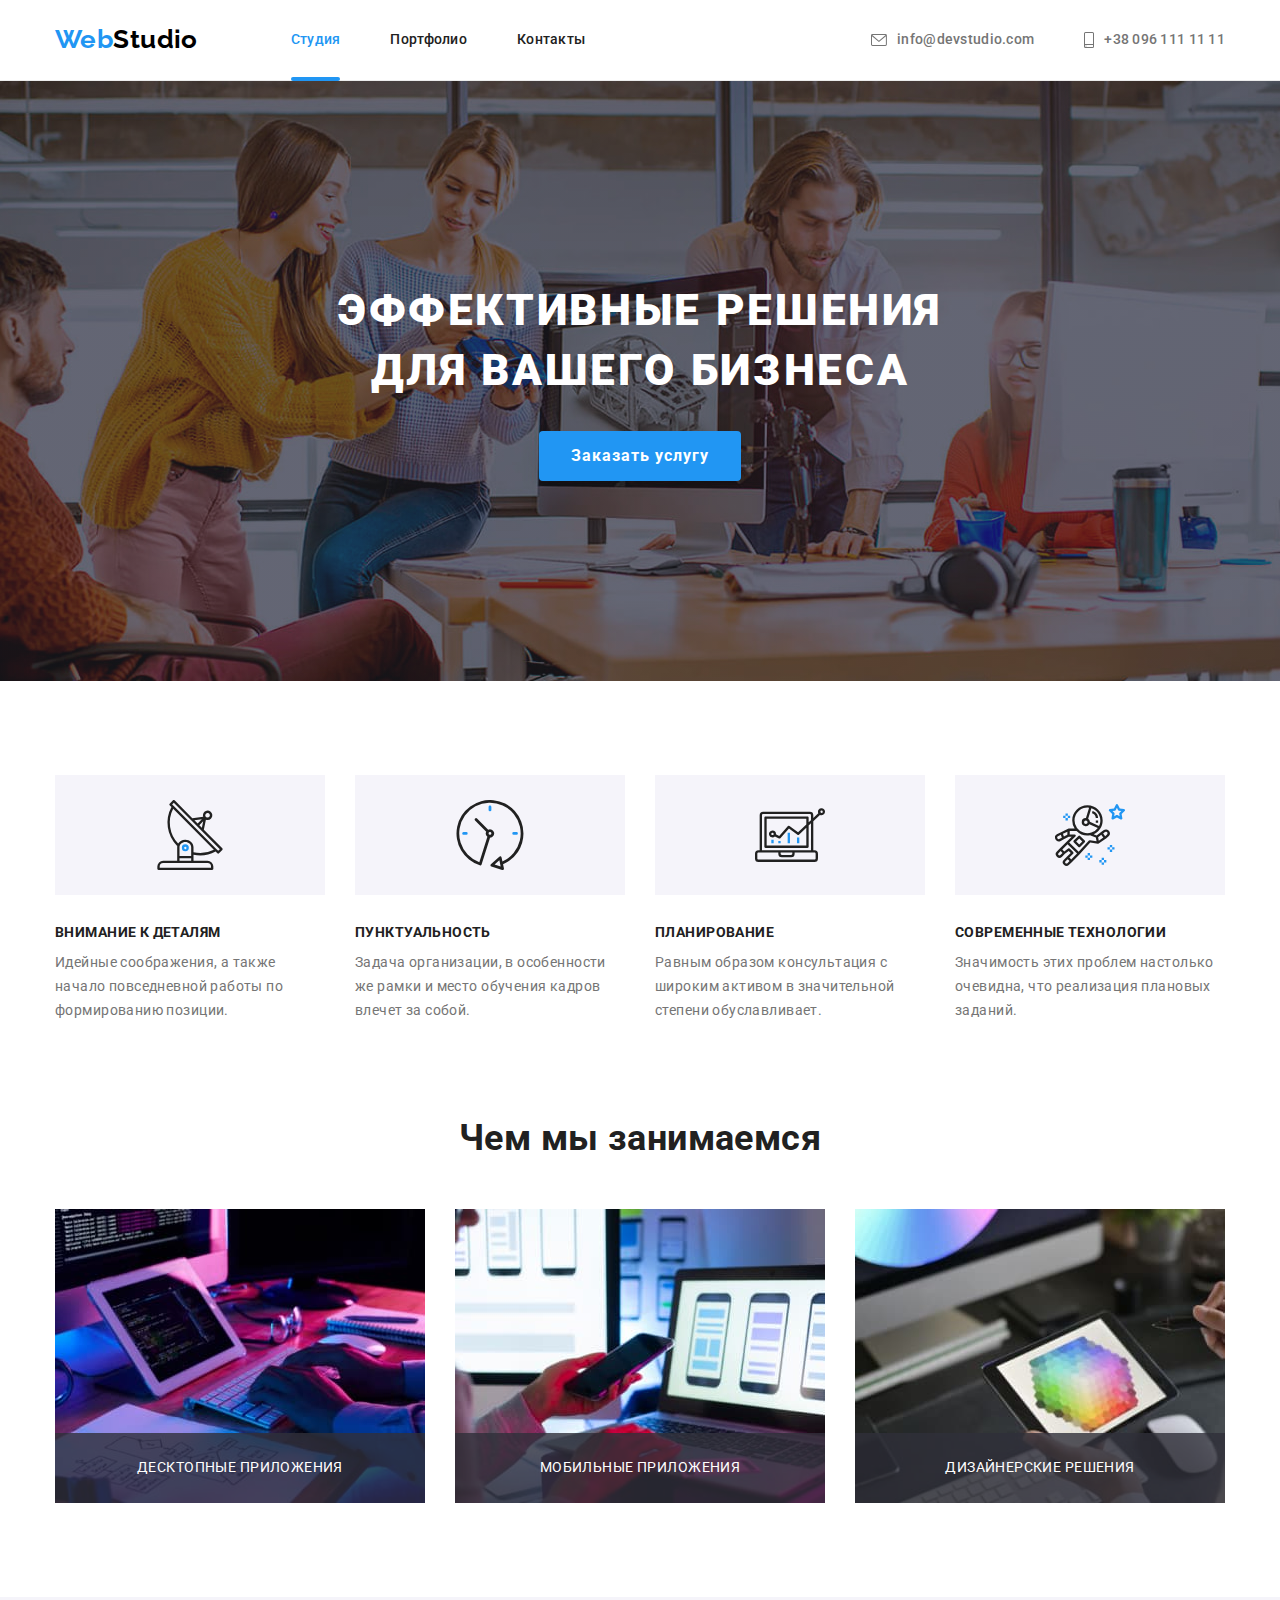
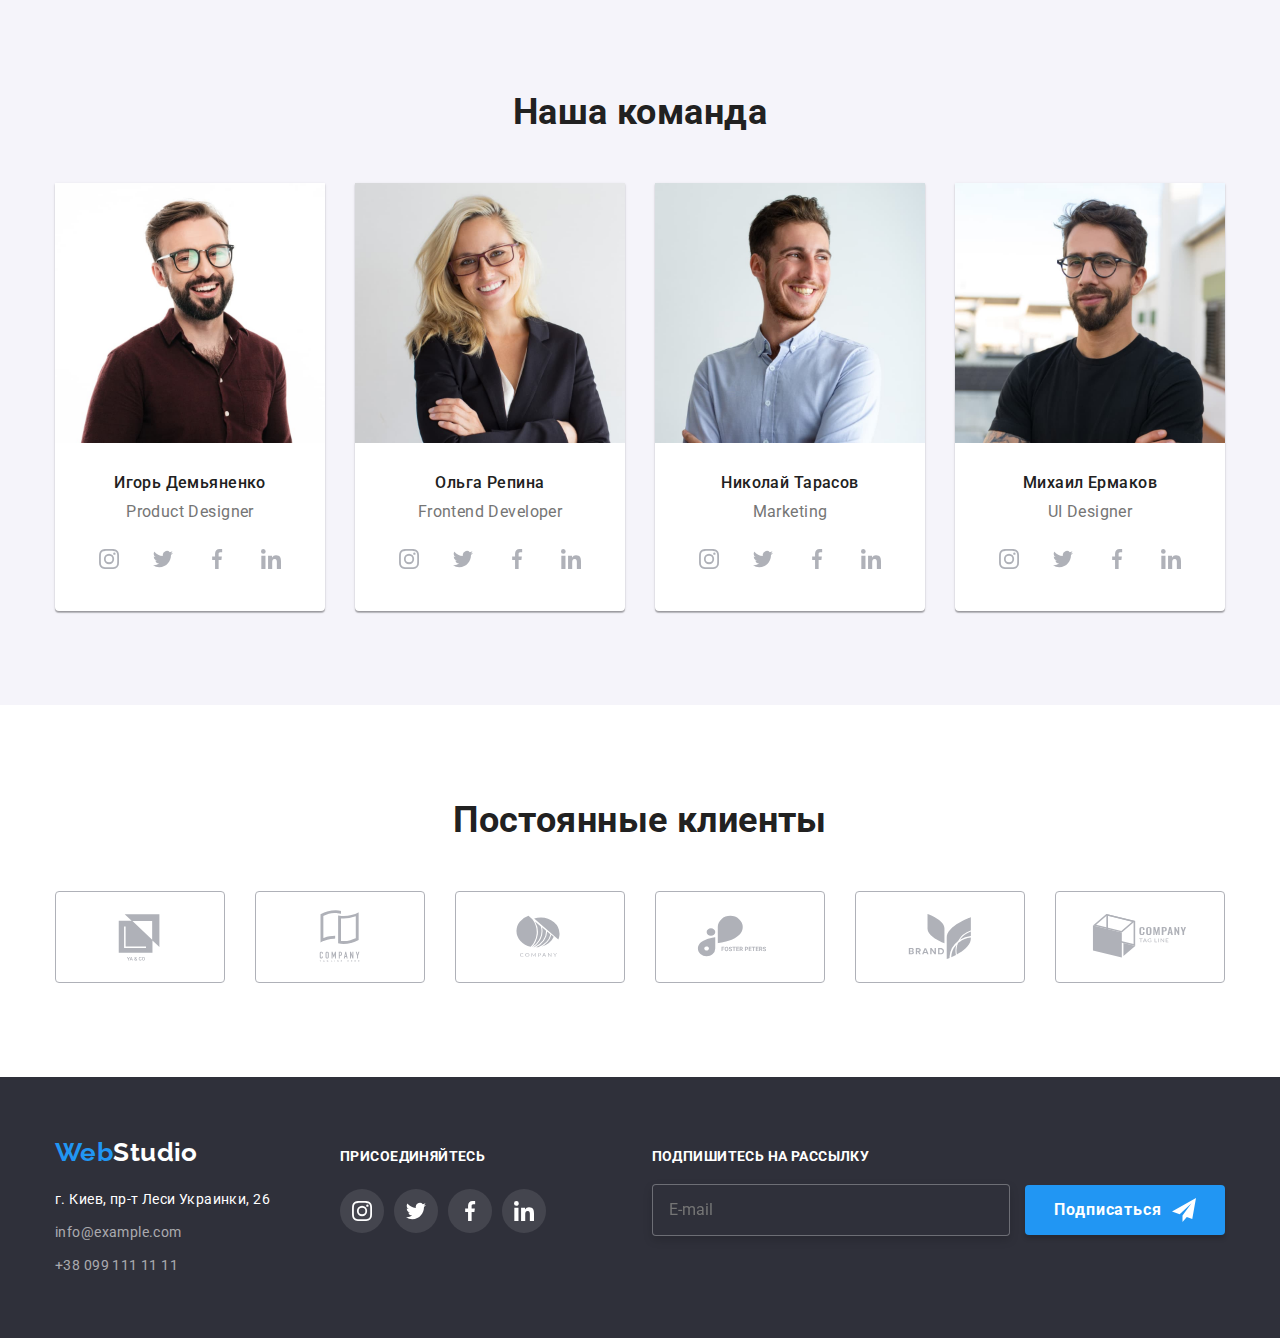
<file: index.html>
<!DOCTYPE html>
<html lang="ru">
<head>
    <meta charset="UTF-8">
    <meta http-equiv="X-UA-Compatible" content="IE=edge">
    <meta name="viewport" content="width=device-width, initial-scale=1.0">
    <title>Студия</title>
    <link rel="preconnect" href="https://fonts.googleapis.com">
    <link rel="preconnect" href="https://fonts.gstatic.com" crossorigin>
    <link href="https://fonts.googleapis.com/css2?family=Raleway:wght@700&family=Roboto:wght@400;500;700;900&display=swap"
        rel="stylesheet">
    <link rel="stylesheet" href="https://cdnjs.cloudflare.com/ajax/libs/modern-normalize/1.1.0/modern-normalize.min.css">
    <link rel="stylesheet" href="./css/main.min.css">
</head>

<body>
    
    <!-- styles in _page-header.scss -->
    <header class="header__decor">
        <!-- Section with main navigation bar -->
        <div class="header">
            
            <nav class="navigation-section">
                
                <a href="" lang="en" class="logo logo__link--header">
                    <span class="logo__start">Web</span><span class="logo__end--dark">Studio</span>
                </a>
                    
                <ul class="nav">
                    <li class="nav__item"><a href="" class="nav__link--active">Студия</a></li>
                    <li class="nav__item"><a href="./portfolio.html" class="nav__link">Портфолио</a></li>
                    <li class="nav__item"><a href="" class="nav__link">Контакты</a></li>
                </ul>
            </nav>

            <!-- Section with contacts -->
            <div class="contacts-section">
                <ul class="nav">
                    <li class="nav__item--contacts">
                        <a href="mailto:info@devstudio.com" lang="en" class="nav__link--contacts">
                            <svg class="nav__icon--mail">
                                <use href="./images/sprite.svg#envelope"></use>
                            </svg>
                            info@devstudio.com</a>
                    </li>
                    <li class="nav__item--contacts">
                        <a href="tel:+380961111111" class="nav__link--contacts">
                            <svg class="nav__icon--phone">
                                <use href="./images/sprite.svg#smartphone"></use>
                            </svg>
                            +38 096 111 11 11</a>
                    </li>
                </ul>
            </div>
        </div>
    </header>
    
    <main>
        
        <!-- styles in _hero-section.scss -->
        <section class="hero">
            <div class="container">
                <h1 class="hero__title">Эффективные решения для вашего бизнеса</h1>
                <button type="button" class="hero__button" data-modal-open>Заказать услугу</button>
            </div>
        </section>
    
        <!-- styles in _our-advantages.scss -->
        <section class="section">
        
            <div class="container">
                
                <h2 hidden>Наши преимущества</h2>
                    
                <ul class="advantages">
                        
                        <li class="advantages__item advantages__icon--antenna">
                            <h3 class="advantages__subtitle">Внимание к деталям</h3>
                            <p>Идейные соображения, а также начало повседневной работы по формированию позиции.</p>
                        </li>
                        
                        <li class="advantages__item advantages__icon--clock">
                            <h3 class="advantages__subtitle">Пунктуальность</h3>
                            <p>Задача организации, в особенности же рамки и место обучения кадров влечет за собой.</p>
                        </li>
                        
                        <li class="advantages__item advantages__icon--diagram">
                            <h3 class="advantages__subtitle">Планирование</h3>
                            <p>Равным образом консультация с широким активом в значительной степени обуславливает.</p>
                        </li>
                        
                        <li class="advantages__item advantages__icon--astronaut">
                            <h3 class="advantages__subtitle">Современные технологии</h3>
                            <p>Значимость этих проблем настолько очевидна, что реализация плановых заданий.</p>
                        </li>
                    </ul>

            </div>
        </section>

        <!-- styles in _our-services.scss -->
        <section class="section services">
            <div class="container">
                <h2 class="section__title">Чем мы занимаемся</h2>
                        <ul class="application">
                            <li class="application__item"><img src="./images/box1_opt.jpg" alt="Десктопные приложения" width="370">
                            <p class="application__description">Десктопные приложения</p>
                            </li>
                            <li class="application__item"><img src="./images/box2_opt.jpg" alt="Мобильные приложения" width="370">
                            <p class="application__description">Мобильные приложения</p>
                            </li>
                            <li class="application__item"><img src="./images/box3_opt.jpg" alt="Дизайнерские решения" width="370">
                            <p class="application__description">Дизайнерские решения</p>
                            </li>
                        </ul>
            </div>
        </section>
    
        <!-- styles in _our-services.scss -->
        <section class="teamsection">
            <div class="container">
                <h2 class="section__title">Наша команда</h2>
                    <ul class="team">    
                        
                            <li class="team__item">
                                
                                    <img src="./images/team_card_1_opt.jpg" alt="Игорь Демьяненко" width="270">
                                    
                                    <div class="card">
                                        <h3 class="card__name">Игорь Демьяненко</h3>
                                        <p lang="en" class="card__profession">Product Designer</p>
                                        <ul class="nets">
                                            <li class="nets__item">
                                                <a href="#" class="links-box nets__link">
                                                    <svg class="icon nets__icon">
                                                        <use href="./images/sprite.svg#instagram"></use>
                                                    </svg>
                                                </a>
                                            </li>
                                            <li class="nets__item">
                                                <a href="#" class="links-box nets__link">
                                                    <svg class="icon nets__icon">
                                                        <use href="./images/sprite.svg#twitter"></use>
                                                    </svg>
                                                </a>
                                            </li>
                                            <li class="nets__item">
                                                <a href="#" class="links-box nets__link">
                                                    <svg class="icon nets__icon">
                                                        <use href="./images/sprite.svg#facebook"></use>
                                                    </svg>
                                                </a>
                                            </li>
                                            <li class="nets__item">
                                                <a href="#" class="links-box nets__link">
                                                    <svg class="icon nets__icon">
                                                        <use href="./images/sprite.svg#linkedin"></use>
                                                    </svg>
                                                </a>
                                            </li>
                                        </ul>
                                    </div>
                                
                            </li>
                        
                            <li class="team__item">  
                                
                                    <img src="./images/team_card_2_opt.jpg" alt="Ольга Репина" width="270">
                                    
                                    <div class="card">
                                        <h3 class="card__name">Ольга Репина</h3>
                                        <p lang="en" class="card__profession">Frontend Developer</p>
                                        <ul class="nets">
                                            <li class="nets__item">
                                                <a href="#" class="links-box nets__link">
                                                    <svg class="icon nets__icon">
                                                        <use href="./images/sprite.svg#instagram"></use>
                                                    </svg>
                                                </a>
                                            </li>
                                            <li class="nets__item">
                                                <a href="#" class="links-box nets__link">
                                                    <svg class="icon nets__icon">
                                                        <use href="./images/sprite.svg#twitter"></use>
                                                    </svg>
                                                </a>
                                            </li>
                                            <li class="nets__item">
                                                <a href="#" class="links-box nets__link">
                                                    <svg class="icon nets__icon">
                                                        <use href="./images/sprite.svg#facebook"></use>
                                                    </svg>
                                                </a>
                                            </li>
                                            <li class="nets__item">
                                                <a href="#" class="links-box nets__link">
                                                    <svg class="icon nets__icon">
                                                        <use href="./images/sprite.svg#linkedin"></use>
                                                    </svg>
                                                </a>
                                            </li>
                                        </ul>
                                    </div>
                                
                            </li>
                        
                            <li class="team__item">  
                                
                                    <img src="./images/team_card_3_opt.jpg" alt="Николай Тарасов" width="270">
                                    
                                    <div class="card">
                                        <h3 class="card__name">Николай Тарасов</h3>
                                        <p lang="en" class="card__profession">Marketing</p>
                                        <ul class="nets">
                                            <li class="nets__item">
                                                <a href="#" class="nets__link">
                                                    <svg class="nets__icon">
                                                        <use href="./images/sprite.svg#instagram"></use>
                                                    </svg>
                                                </a>
                                            </li>
                                            <li class="nets__item">
                                                <a href="#" class="nets__link">
                                                    <svg class="nets__icon">
                                                        <use href="./images/sprite.svg#twitter"></use>
                                                    </svg>
                                                </a>
                                            </li>
                                            <li class="nets__item">
                                                <a href="#" class="nets__link">
                                                    <svg class="nets__icon">
                                                        <use href="./images/sprite.svg#facebook"></use>
                                                    </svg>
                                                </a>
                                            </li>
                                            <li class="nets__item">
                                                <a href="#" class="nets__link">
                                                    <svg class="nets__icon">
                                                        <use href="./images/sprite.svg#linkedin"></use>
                                                    </svg>
                                                </a>
                                            </li>
                                        </ul>
                                    </div>
                                
                            </li>
                        
                            <li class="team__item">
                                
                                    <img src="./images/team_card_4_opt.jpg" alt="Михаил Ермаков" width="270">
                                    
                                    <div class="card">
                                        <h3 class="card__name">Михаил Ермаков</h3>
                                        <p lang="en" class="card__profession">UI Designer</p>
                                        <ul class="nets">
                                            <li class="nets__item">
                                                <a href="#" class="nets__link">
                                                    <svg class="nets__icon">
                                                        <use href="./images/sprite.svg#instagram"></use>
                                                    </svg>
                                                </a>
                                            </li>
                                            <li class="nets__item">
                                                <a href="#" class="nets__link">
                                                    <svg class="nets__icon">
                                                        <use href="./images/sprite.svg#twitter"></use>
                                                    </svg>
                                                </a>
                                            </li>
                                            <li class="nets__item">
                                                <a href="#" class="nets__link">
                                                    <svg class="nets__icon">
                                                        <use href="./images/sprite.svg#facebook"></use>
                                                    </svg>
                                                </a>
                                            </li>
                                            <li class="nets__item">
                                                <a href="#" class="nets__link">
                                                    <svg class="nets__icon">
                                                        <use href="./images/sprite.svg#linkedin"></use>
                                                    </svg>
                                                </a>
                                            </li>
                                        </ul>
                                    </div>
                                
                            </li>
                    </ul>
            </div>
        </section>

        <!-- styles in _our-clients.scss -->
        <section class="section">
            <div class="container">
                <h2 class="section__title">Постоянные клиенты</h2>
                <ul class="clients">
                    <li class="clients__item">
                        <a href="#" class="clients__link">
                            <svg class="clients__logo">
                                <use href="./images/sprite.svg#logo-first"></use>
                            </svg>
                        </a>
                    </li>
                    
                    <li class="clients__item">
                        <a href="#" class="clients__link">
                            <svg class="clients__logo">
                                <use href="./images/sprite.svg#logo-second"></use>
                            </svg>
                        </a>
                    </li>
                    
                    <li class="clients__item">
                        <a href="#" class="clients__link">
                            <svg class="clients__logo">
                                <use href="./images/sprite.svg#logo-third"></use>
                            </svg>
                        </a>
                    </li>
                    
                    <li class="clients__item">
                        <a href="#" class="clients__link">
                            <svg class="clients__logo">
                                <use href="./images/sprite.svg#logo-fourth"></use>
                            </svg>
                        </a>
                    </li>
                    
                    <li class="clients__item">
                        <a href="#" class="clients__link">
                            <svg class="clients__logo">
                                <use href="./images/sprite.svg#logo-fifth"></use>
                            </svg>
                        </a>
                    </li>
                    
                    <li class="clients__item">
                        <a href="#" class="clients__link">
                            <svg class="clients__logo">
                                <use href="./images/sprite.svg#logo-sixth"></use>
                            </svg>
                        </a>
                    </li>
                </ul>
            </div>
        </section>
    </main>

        <!-- styles in _modal-window -->
    <div class="backdrop is-hidden" data-modal>
        <div class="modal">
            <button type="button" class="modal__button" data-modal-close>
                <svg class="button__icon">
                    <use href="./images/sprite.svg#close-icon"></use>
                </svg>
            </button>

            <div role="group" aria-labelledby="feedback-head" class="feedback">
                <p id="feedback-head" class="feedback__action">Оставьте свои данные, мы вам перезвоним</p>
            
                <form name="feedback-form" autocomplete="on" class="feedback__form">
            
                    <div class="form__field">
                        <label for="name" class="field__label">Имя</label>
                        <input type="text" name="username" id="name" required class="field__input">
                        <svg class="field__icon">
                            <use href="./images/sprite.svg#person"></use>
                        </svg>
                    </div>
            
                    <div class="form__field">
                        <label for="tel-number" class="field__label">Телефон</label>
                        <input type="tel" name="telephone-number" id="tel-number" required class="field__input">
                        <svg class="field__icon">
                            <use href="./images/sprite.svg#phone"></use>
                        </svg>
                    </div>
            
                    <div class="form__field">
                        <label for="email" class="field__label">Почта</label>
                        <input type="email" name="email" id="email" required class="field__input">
                        <svg class="field__icon">
                            <use href="./images/sprite.svg#email"></use>
                        </svg>
                    </div>
            
                    <div class="form__field--comment">
                        <label for="comment" class="field__label">Комментарий</label>
                        <textarea name="comment" id="comment" placeholder="Введите текст" class="field__input--comment"></textarea>
                    </div>
            
                    <div class="form__field--consent">
                        <label class="field__label--consent">
                            <input type="checkbox" name="concent" id="concent" required class="field__input--consent">
                            <svg class="field__icon--checked">
                                <use href="./images/sprite.svg#icon-checkbox"></use>
                            </svg>
                        <span class="agreement__text">Соглашаюсь с рассылкой и принимаю&nbsp;</span>
                        </label>
                        <span class="agreement__policy">
                            <a href="" class="agreement__link">Условия договора</a>
                        </span>
                    </div>
            
            
                    <button type="submit" class="form__button">Отправить</button>
            
                </form>
            </div>
        </div>

        
    </div>

    <!-- Footer section -->

    <footer class="footer">
        <div class="footer__container">
            
            <div>
                <a href="" lang="en" class="logo logo__link--footer">
                    <span class="logo__start">Web</span><span class="logo__end--bright">Studio</span>
                </a>
                <address>
                    <ul class="address">
                        <li class="address__item">
                            <p class="address__postal">г. Киев, пр-т Леси Украинки, 26</p>
                        </li>
                        
                        <li class="address__item">
                            <a href="mailto:info@example.com" lang="en" class="address__mailtel">info@example.com</a>
                        </li> <!--email address is different from header-->
                        
                        <li class="address__item">
                            <a href="tel:+380991111111" class="address__mailtel">+38 099 111 11 11</a>
                        </li> <!--phone number is different from header-->
                    </ul>
                </address>
            </div>
            
                <div class="social-links">
                    <p class="social-links__action">присоединяйтесь</p>
                    <ul class="link-box">
                        <li class="link-box__item icon-insta">
                            <a href="" aria-details="Instagram"></a>
                        </li>

                        <li class="link-box__item icon-twit">
                            <a href="" aria-details="Twitter"></a>
                        </li>

                        <li class="link-box__item icon-fb">
                            <a href="" aria-details="Facebook"></a>
                        </li>

                        <li class="link-box__item icon-lin">
                            <a href="" aria-details="LinkedIn"></a>
                        </li>
                    </ul>
                </div>

                <div role="group" aria-labelledby="signup-head" class="signup">
                    
                    <p id="signup-head" class="signup__action">Подпишитесь на рассылку</p>
                    
                    <form name="signup-form" autocomplete="on">
                        <label for="user_email"></label>
                        <input type="email" name="email" id="user_email" placeholder="E-mail" required class="signup__input">
                        <button type="submit" class="signup__button">Подписаться</button>
                    </form>
                    
                </div>

        </div>
    </footer>

    <script src="./js/modal.js"></script>
</body>
</html>
</file>
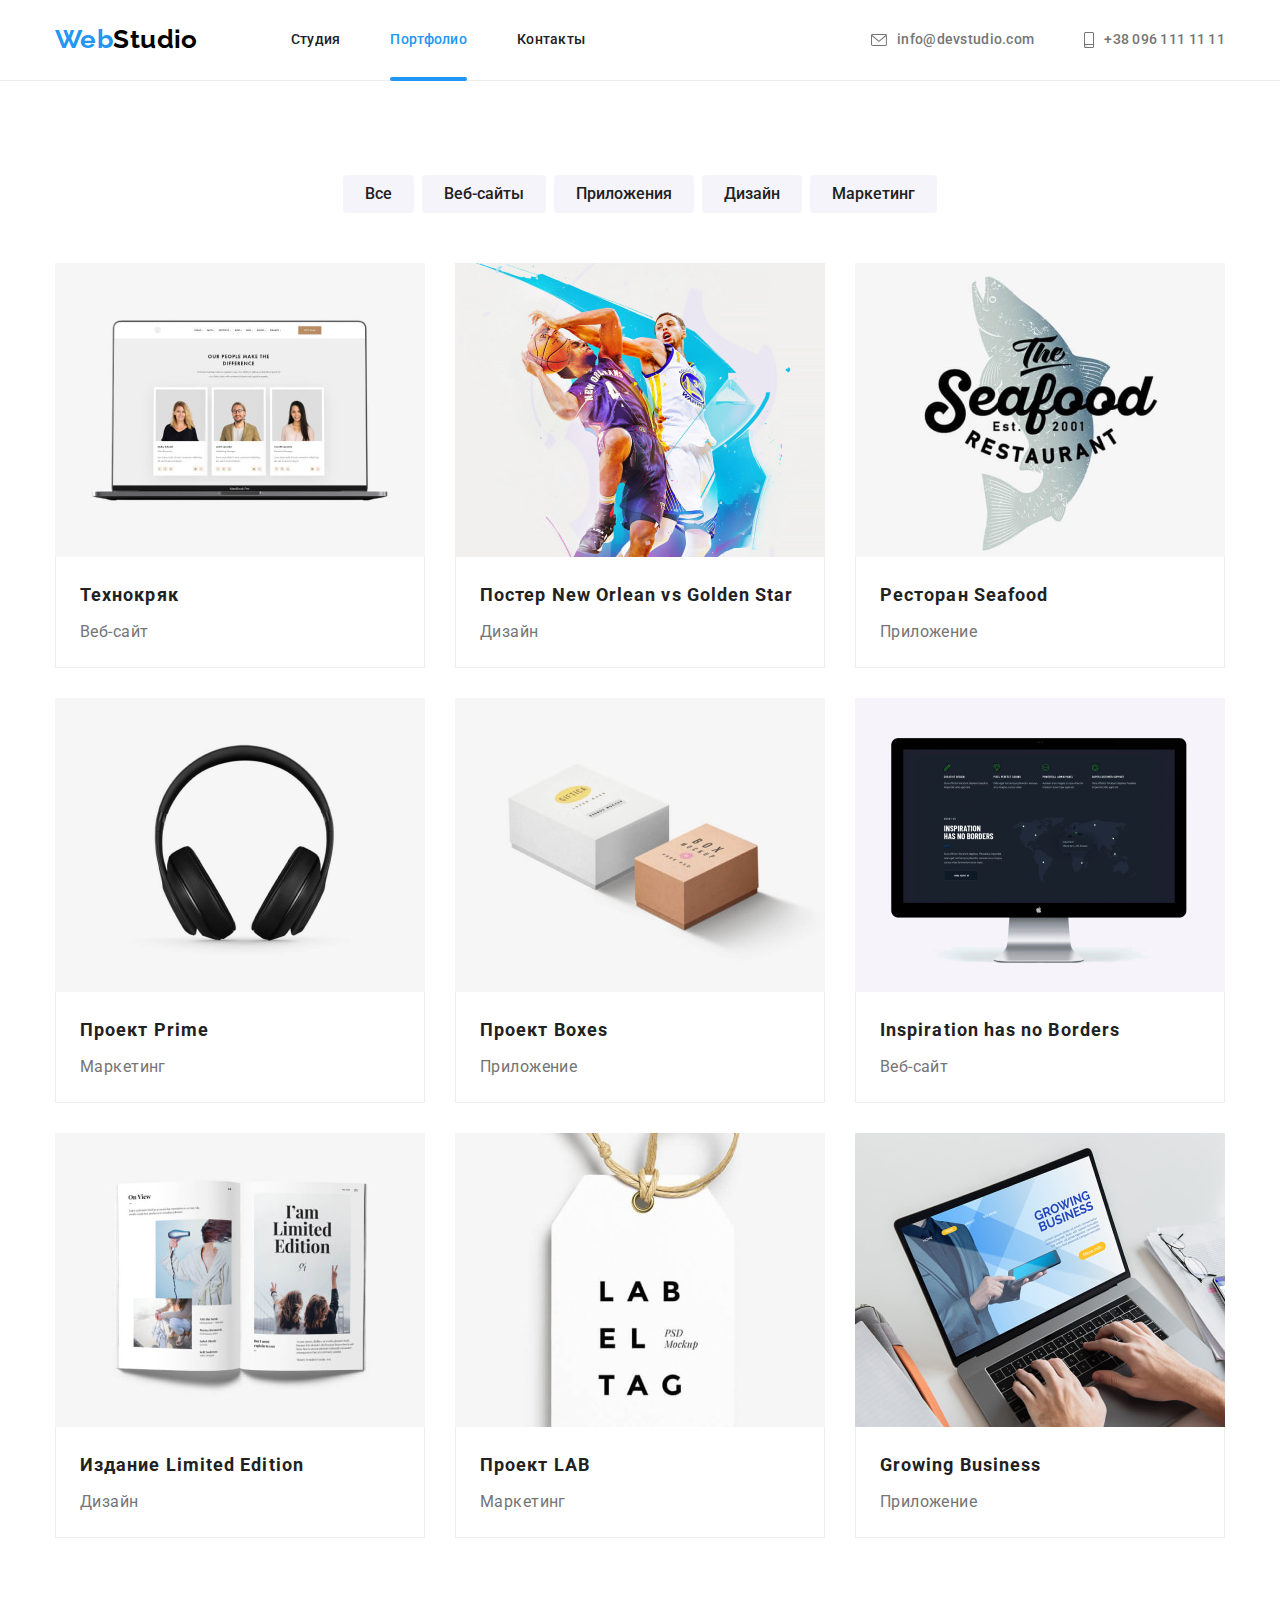
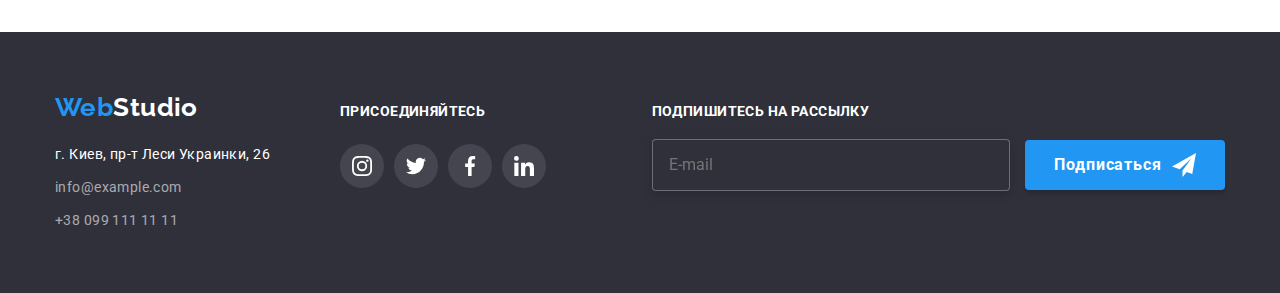
<file: portfolio.html>
<!DOCTYPE html>
<html lang="ru">
<head>
    <meta charset="UTF-8">
    <meta http-equiv="X-UA-Compatible" content="IE=edge">
    <meta name="viewport" content="width=device-width, initial-scale=1.0">
    <title>Портфолио</title>
    <link rel="preconnect" href="https://fonts.googleapis.com">
    <link rel="preconnect" href="https://fonts.gstatic.com" crossorigin>
    <link href="https://fonts.googleapis.com/css2?family=Raleway:wght@700&family=Roboto:wght@400;500;700;900&display=swap"
        rel="stylesheet">
    <link rel="stylesheet" href="https://cdnjs.cloudflare.com/ajax/libs/modern-normalize/1.1.0/modern-normalize.min.css">
    <link rel="stylesheet" href="./css/main.min.css">
</head>

<body>
    <header class="header__decor">
        <!-- Section with main navigation bar -->
        <div class="header">
            
            <nav class="navigation-section">
                
                <a href="./index.html" lang="en" class="logo logo__link--header">
                    <span class="logo__start">Web</span><span class="logo__end--dark">Studio</span>
                </a>
                    
                <ul class="nav">
                    <li class="nav__item"><a href="./index.html" class="nav__link">Студия</a></li>
                    <li class="nav__item"><a href="" class="nav__link--active">Портфолио</a></li>
                    <li class="nav__item"><a href="" class="nav__link">Контакты</a></li>
                </ul>
            </nav>
    
            <!-- Section with contacts -->
            <div class="contacts-section">
                <ul class="nav">
                    <li class="nav__item--contacts">
                        <a href="mailto:info@devstudio.com" lang="en" class="nav__link--contacts">
                            <svg class="nav__icon--mail">
                                <use href="./images/sprite.svg#envelope"></use>
                            </svg>
                            info@devstudio.com</a>
                    </li>
                    <li class="nav__item--contacts">
                        <a href="tel:+380961111111" class="nav__link--contacts">
                            <svg class="nav__icon--phone">
                                <use href="./images/sprite.svg#smartphone"></use>
                            </svg>
                            +38 096 111 11 11</a>
                    </li>
                </ul>
            </div>
        </div>
    </header>
    
    <main>
        <section class="section">
            
            <div class="container">
                <h1 hidden>Наши проекты</h1>
                <ul class="button-list">
                    <li class="button-list__item"><button type="button" class="filter-button">Все</button></li>
                    <li class="button-list__item"><button type="button" class="filter-button">Веб-сайты</button></li>
                    <li class="button-list__item"><button type="button" class="filter-button">Приложения</button></li>
                    <li class="button-list__item"><button type="button" class="filter-button">Дизайн</button></li>
                    <li class="button-list__item"><button type="button" class="filter-button">Маркетинг</button></li>
                </ul>
                
                <ul class="projects">
                    
                        <li class="projects__item">
                        
                            <a href="#" class="link-active">
                                
                                <div class="project">
                                    <img src="./images/portfolio_img1.jpg" alt="Ноутбук" width="370" height="294">
                                
                                    <p class="project__slider"> 
                                    Ресурс предлагает комплексные предложения с разным уровнем функционала и сервисов. Все это позволит 
                                    посетителю получить исчерпывающие сведения <br>о компании или частном лице.
                                    </p>
                                </div>
                                
                                <div class="projects__card-content">
                                    <h2 class="project__title">Технокряк</h2>
                                    <p class="project__brief">Веб-сайт</p>
                                </div>
                            </a>
                            
                        </li>
                    
                        <li class="projects__item">
                            <a href="#" class="link-active">
                                
                                <div class="project">
                                    <img src="./images/portfolio_img2.jpg" alt="Баскетболисты" width="370" height="294">
                                
                                    <p class="project__slider">
                                        Ресурс предлагает комплексные предложения с разным уровнем функционала и сервисов. Все это позволит
                                        посетителю получить исчерпывающие сведения <br>о компании или частном лице.
                                    </p>
                                </div>

                                <div class="projects__card-content">
                                    <h2 class="project__title">Постер New Orlean vs Golden Star</h2>
                                    <p class="project__brief">Дизайн</p>
                                </div>
                            </a>
                        </li>
                    
                        <li class="projects__item">
                            <a href="#" class="link-active">
                                
                                <div class="project">
                                    <img src="./images/portfolio_img3.jpg" alt="Логотип ресторана" width="370" height="294">
                                
                                    <p class="project__slider">
                                        Ресурс предлагает комплексные предложения с разным уровнем функционала и сервисов. Все это позволит
                                        посетителю получить исчерпывающие сведения <br>о компании или частном лице.
                                    </p>
                                </div>

                                <div class="projects__card-content">
                                    <h2 class="project__title">Ресторан Seafood</h2>
                                    <p class="project__brief">Приложение</p>
                                </div>
                            </a>
                        </li>
                    
                        <li class="projects__item">
                            <a href="#" class="link-active">
                                
                                <div class="project">
                                    <img src="./images/portfolio_img4.jpg" alt="Наушники" width="370" height="294">
                                
                                    <p class="project__slider">
                                        Ресурс предлагает комплексные предложения с разным уровнем функционала и сервисов. Все это позволит
                                        посетителю получить исчерпывающие сведения <br>о компании или частном лице.
                                    </p>
                                </div>

                                <div class="projects__card-content">
                                    <h2 class="project__title">Проект Prime</h2>
                                    <p class="project__brief">Маркетинг</p>
                                </div>
                            </a>
                        </li>
                    
                        <li class="projects__item">
                            <a href="#" class="link-active">
                                
                                <div class="project">
                                    <img src="./images/portfolio_img5.jpg" alt="Две подарочные коробки" width="370" height="294">
                                
                                    <p class="project__slider">
                                        Ресурс предлагает комплексные предложения с разным уровнем функционала и сервисов. Все это позволит
                                        посетителю получить исчерпывающие сведения <br>о компании или частном лице.
                                    </p>
                                </div>

                                <div class="projects__card-content">
                                    <h2 class="project__title">Проект Boxes</h2>
                                    <p class="project__brief">Приложение</p>
                                </div>
                            </a>
                        </li>
                    
                        <li class="projects__item">
                            <a href="#" class="link-active">
                                
                                <div class="project">
                                    <img src="./images/portfolio_img6.jpg" alt="Монитор компьютера" width="370" height="294">
                                    
                                    <p class="project__slider">
                                        Ресурс предлагает комплексные предложения с разным уровнем функционала и сервисов. Все это позволит
                                        посетителю получить исчерпывающие сведения <br>о компании или частном лице.
                                    </p>
                                </div>

                                <div class="projects__card-content">
                                    <h2 class="project__title">Inspiration has no Borders</h2>
                                    <p class="project__brief">Веб-сайт</p>
                                </div>
                            </a>
                        </li>
                    
                        <li class="projects__item">
                            <a href="#" class="link-active">
                                
                                <div class="project">
                                    <img src="./images/portfolio_img7.jpg" alt="Разворот журнала" width="370" height="294">
                                    
                                    <p class="project__slider">
                                        Ресурс предлагает комплексные предложения с разным уровнем функционала и сервисов. Все это позволит
                                        посетителю получить исчерпывающие сведения <br>о компании или частном лице.
                                    </p>                                
                                </div>
                                
                                <div class="projects__card-content">
                                    <h2 class="project__title">Издание Limited Edition</h2>
                                    <p class="project__brief">Дизайн</p>
                                </div>
                            </a>
                        </li>
                    
                        <li class="projects__item">
                            <a href="#" class="link-active">
                                
                                <div class="project">
                                    <img src="./images/portfolio_img8.jpg" alt="Картонный ярлык" width="370" height="294">
                                
                                    <p class="project__slider">
                                        Ресурс предлагает комплексные предложения с разным уровнем функционала и сервисов. Все это позволит
                                        посетителю получить исчерпывающие сведения <br>о компании или частном лице.
                                    </p>
                                </div>

                                <div class="projects__card-content">
                                    <h2 class="project__title">Проект LAB</h2>
                                    <p class="project__brief">Маркетинг</p>
                                </div>
                            </a>
                        </li>
                    
                        <li class="projects__item">
                            <a href="#" class="link-active">
                                
                                <div class="project">
                                    <img src="./images/portfolio_img9.jpg" alt="Руки набирают текст на ноутбуке" width="370" height="294">
                                
                                    <p class="project__slider">
                                        Ресурс предлагает комплексные предложения с разным уровнем функционала и сервисов. Все это позволит
                                        посетителю получить исчерпывающие сведения <br>о компании или частном лице.
                                    </p>
                                </div>
                                
                                <div class="projects__card-content">
                                    <h2 class="project__title">Growing Business</h2>
                                    <p class="project__brief">Приложение</p>
                                </div>
                            </a>
                        </li>
                    
                </ul>
            </div>
        </section>
    </main>
    
    <footer class="footer">
        <div class="footer__container">
            
            <div>
                <a href="./index.html" lang="en" class="logo logo__link--footer">
                    <span class="logo__start">Web</span><span class="logo__end--bright">Studio</span>
                </a>
                <address>
                    <ul class="address">
                        <li class="address__item">
                            <p class="address__postal">г. Киев, пр-т Леси Украинки, 26</p>
                        </li>
                        
                        <li class="address__item">
                            <a href="mailto:info@example.com" lang="en" class="address__mailtel">info@example.com</a>
                        </li> <!--email address is different from header-->
                        
                        <li class="address__item">
                            <a href="tel:+380991111111" class="address__mailtel">+38 099 111 11 11</a>
                        </li> <!--phone number is different from header-->
                    </ul>
                </address>
            </div>
            
                <div class="social-links">
                    <p class="social-links__action">присоединяйтесь</p>
                    <ul class="link-box">
                        <li class="link-box__item icon-insta">
                            <a href="" aria-details="Instagram"></a>
                        </li>

                        <li class="link-box__item icon-twit">
                            <a href="" aria-details="Twitter"></a>
                        </li>

                        <li class="link-box__item icon-fb">
                            <a href="" aria-details="Facebook"></a>
                        </li>

                        <li class="link-box__item icon-lin">
                            <a href="" aria-details="LinkedIn"></a>
                        </li>
                    </ul>
                </div>

                <div role="group" aria-labelledby="signup-head" class="signup">
                    
                    <p id="signup-head" class="signup__action">Подпишитесь на рассылку</p>
                    
                    <form name="signup-form" autocomplete="on">
                        <label for="user_email"></label>
                        <input type="email" name="email" id="user_email" placeholder="E-mail" required class="signup__input">
                        <button type="submit" class="signup__button">Подписаться</button>
                    </form>
                    
                </div>

        </div>
    </footer>

</body>
</html>
</file>
<file: css/main.min.css>
html{-webkit-box-sizing:border-box;box-sizing:border-box}*,*::before,*::after{-webkit-box-sizing:inherit;box-sizing:inherit}span,h1,h2,h3,h4,h5,h6,p{margin:0}img{display:block;max-width:100%}.container,.header,.footer__container{width:1200px;margin-left:auto;margin-right:auto;padding-left:15px;padding-right:15px}.section,.teamsection{padding-top:94px;padding-bottom:94px}.default-lists,.advantages,.application,.team,.nets,.clients,.button-list,.projects,.address,.link-box{list-style:none;margin:0px;padding:0px}.default-links,.link-active,.logo__link--footer,.address__mailtel{color:#212121;text-decoration:none}.items-in-row,.header,.advantages,.nets,.clients,.button-list,.footer__container,.link-box{display:-webkit-box;display:-ms-flexbox;display:flex}body{font-family:Roboto, sans-serif;font-size:14px;line-height:1.71;letter-spacing:0.03em;color:#757575;background-color:#fff}.section__title{font-size:36px;line-height:1.17;text-align:center;color:#212121}.logo,.logo__start,.logo__end--dark,.logo__end--bright{font-family:Raleway, sans-serif;font-weight:700;font-size:26px;line-height:1.19}.logo__start{color:#2196f3}.logo__end--dark{color:#000}.logo__end--bright{color:#fff}.header__decor{border-bottom:1px solid #ECECEC}.logo__link--header{padding-top:24px;padding-bottom:25px;text-decoration:none}.navigation-section{display:-webkit-box;display:-ms-flexbox;display:flex;-webkit-box-align:center;-ms-flex-align:center;align-items:center}.nav{display:-webkit-box;display:-ms-flexbox;display:flex;list-style:none;margin:0px;padding:0px}.nav__item:first-child{margin-left:93px}.nav__item:not(:last-child){margin-right:50px}.nav__link,.nav__link--active,.nav__link--contacts{display:block;padding-top:32px;padding-bottom:32px;font-weight:500;font-size:14px;line-height:1.14;text-decoration:none;color:#212121;letter-spacing:0.02em;-webkit-transition-property:color;transition-property:color;-webkit-transition-duration:250ms;transition-duration:250ms;-webkit-transition-timing-function:cubic-bezier(0.4, 0, 0.2, 1);transition-timing-function:cubic-bezier(0.4, 0, 0.2, 1)}.nav__link:hover,.nav__link--active:hover,.nav__link--contacts:hover,.nav__link:focus,.nav__link--active:focus,.nav__link--contacts:focus{color:#2196f3}.nav__link--active{position:relative;color:#2196f3}.nav__link--active:after{content:"";position:absolute;bottom:calc(-1*1px);right:0;width:100%;height:4px;background-color:#2196f3;border-radius:2px;border:none}.nav__link--contacts{display:-webkit-inline-box;display:-ms-inline-flexbox;display:inline-flex;-webkit-box-align:center;-ms-flex-align:center;align-items:center;color:#757575}.nav__icon--mail,.nav__icon--phone{fill:#757575;-webkit-transition-property:fill;transition-property:fill;-webkit-transition-duration:250ms;transition-duration:250ms;-webkit-transition-timing-function:cubic-bezier(0.4, 0, 0.2, 1);transition-timing-function:cubic-bezier(0.4, 0, 0.2, 1)}.nav__icon--mail{width:16px;height:12px;margin-right:10px}.nav__icon--phone{width:10px;height:16px;margin-right:10px}.nav__link--contacts:hover .nav__icon--mail,.nav__link--contacts:hover .nav__icon--phone,.nav__link--contacts:focus .nav__icon--mail,.nav__link--contacts:focus .nav__icon--phone{fill:#2196f3}.contacts-section{margin-left:auto}.nav__item--contacts+.nav__item--contacts{margin-left:50px}.hero{padding-top:200px;padding-bottom:200px;background-color:#c4c4c4;background-image:-webkit-gradient(linear, left top, right top, from(rgba(47,48,58,0.4)), to(rgba(47,48,58,0.4))),url("../images/hero-team_opt.jpg");background-image:linear-gradient(to right, rgba(47,48,58,0.4), rgba(47,48,58,0.4)),url("../images/hero-team_opt.jpg");background-repeat:no-repeat;background-position:center;background-size:cover;max-width:1600px;height:600px;margin:0 auto;text-align:center}.hero__title{margin:0px auto 30px auto;width:696px;font-weight:900;font-size:44px;line-height:1.36;color:#fff;letter-spacing:0.06em;text-transform:uppercase}.hero__button{padding:10px 32px 10px 32px;margin-left:auto;margin-right:auto;font-family:Roboto, sans-serif;font-style:normal;font-weight:700;font-size:16px;line-height:1.88;display:-webkit-box;display:-ms-flexbox;display:flex;-webkit-box-align:center;-ms-flex-align:center;align-items:center;text-align:center;letter-spacing:0.06em;color:#fff;background-color:#2196f3;cursor:pointer;-webkit-box-shadow:0px 4px 4px rgba(0,0,0,0.15);box-shadow:0px 4px 4px rgba(0,0,0,0.15);border-radius:4px;border:none;-webkit-transition-property:background-color;transition-property:background-color;-webkit-transition-duration:250ms;transition-duration:250ms;-webkit-transition-timing-function:cubic-bezier(0.4, 0, 0.2, 1);transition-timing-function:cubic-bezier(0.4, 0, 0.2, 1)}.hero__button:hover,.hero__button:focus{background-color:#188ce8}.backdrop{position:fixed;top:0;left:0;width:100%;height:100%;background-color:rgba(0,0,0,0.2);opacity:1;-webkit-transition-property:opacity;transition-property:opacity;-webkit-transition-duration:250ms;transition-duration:250ms;-webkit-transition-timing-function:cubic-bezier(0.4, 0, 0.2, 1);transition-timing-function:cubic-bezier(0.4, 0, 0.2, 1)}.backdrop.is-hidden{visibility:hidden;opacity:0;pointer-events:none}.backdrop.is-hidden .modal{-webkit-transform:translate(-50%, -50%) scale(1.5);transform:translate(-50%, -50%) scale(1.5)}.modal{position:absolute;top:50%;left:50%;-webkit-transform:translate(-50%, -50%) scale(1);transform:translate(-50%, -50%) scale(1);width:528px;padding:40px;background-color:#FFFFFF;-webkit-transition-property:-webkit-transform;transition-property:-webkit-transform;transition-property:transform;transition-property:transform, -webkit-transform;-webkit-transition-duration:250ms;transition-duration:250ms;-webkit-transition-timing-function:cubic-bezier(0.4, 0, 0.2, 1);transition-timing-function:cubic-bezier(0.4, 0, 0.2, 1)}.modal__button{position:absolute;top:8px;right:8px;display:-webkit-inline-box;display:-ms-inline-flexbox;display:inline-flex;-ms-flex-wrap:wrap;flex-wrap:wrap;-ms-flex-line-pack:center;align-content:center;-webkit-box-pack:center;-ms-flex-pack:center;justify-content:center;width:30px;height:30px;padding:0;margin:0;border:1px solid rgba(0,0,0,0.1);border-radius:50%;cursor:pointer;background-color:#FFFFFF;-webkit-transition-property:fill;transition-property:fill;-webkit-transition-duration:250ms;transition-duration:250ms;-webkit-transition-timing-function:cubic-bezier(0.4, 0, 0.2, 1);transition-timing-function:cubic-bezier(0.4, 0, 0.2, 1)}.modal__button:hover,.modal__button:focus{fill:#2196f3}.button__icon{width:11px;height:11px}.feedback__action{margin-bottom:12px;font-weight:700;font-size:20px;line-height:23px;text-align:center;letter-spacing:0.03em;color:#212121}.form__field{position:relative;margin-bottom:10px}.form__field--comment{display:-webkit-box;display:-ms-flexbox;display:flex;-ms-flex-wrap:wrap;flex-wrap:wrap;margin-bottom:20px}.form__field--consent{display:-webkit-inline-box;display:-ms-inline-flexbox;display:inline-flex;margin-bottom:30px}.field__icon{position:absolute;bottom:11px;left:12px;display:-webkit-inline-box;display:-ms-inline-flexbox;display:inline-flex;-ms-flex-wrap:wrap;flex-wrap:wrap;-ms-flex-line-pack:center;align-content:center;-webkit-box-pack:center;-ms-flex-pack:center;justify-content:center;width:18px;height:18px;-webkit-transition-property:fill;transition-property:fill;-webkit-transition-duration:250ms;transition-duration:250ms;-webkit-transition-timing-function:cubic-bezier(0.4, 0, 0.2, 1);transition-timing-function:cubic-bezier(0.4, 0, 0.2, 1)}.form__field:focus-within .field__icon{fill:#2196f3}.field__label{display:block;font-size:12px;line-height:14px;letter-spacing:0.01em}.field__input,.field__input--comment{width:100%;margin:4px 0 0 0;outline:0;border:1px solid rgba(33,33,33,0.2);border-radius:4px;-webkit-transition-property:border;transition-property:border;-webkit-transition-duration:250ms;transition-duration:250ms;-webkit-transition-timing-function:cubic-bezier(0.4, 0, 0.2, 1);transition-timing-function:cubic-bezier(0.4, 0, 0.2, 1)}.field__input{padding-left:42px;padding-top:12px;padding-right:12px;padding-bottom:12px}.field__input:focus{border:1px solid #2196f3}.field__input--comment{height:120px;padding:12px 16px 12px 16px;resize:none}.field__input--comment::-webkit-input-placeholder{font-family:'Roboto';font-style:normal;font-weight:400;font-size:12px;line-height:14px;letter-spacing:0.01em;color:rgba(117,117,117,0.5)}.field__input--comment:-ms-input-placeholder{font-family:'Roboto';font-style:normal;font-weight:400;font-size:12px;line-height:14px;letter-spacing:0.01em;color:rgba(117,117,117,0.5)}.field__input--comment::-ms-input-placeholder{font-family:'Roboto';font-style:normal;font-weight:400;font-size:12px;line-height:14px;letter-spacing:0.01em;color:rgba(117,117,117,0.5)}.field__input--comment::placeholder{font-family:'Roboto';font-style:normal;font-weight:400;font-size:12px;line-height:14px;letter-spacing:0.01em;color:rgba(117,117,117,0.5)}.field__input--comment:focus{border:1px solid #2196f3}.field__label--consent{display:-webkit-inline-box;display:-ms-inline-flexbox;display:inline-flex;-webkit-box-align:center;-ms-flex-align:center;align-items:center;margin-left:12px}.agreement__text{margin-left:8px;font-size:14px;line-height:24px;letter-spacing:0.03em}.agreement__policy{position:relative}.agreement__link{-webkit-text-decoration-line:none;text-decoration-line:none;color:#2196f3}.agreement__link:before{content:"";position:absolute;bottom:5px;right:0;width:100%;height:1px;background-color:#2196f3}.field__input--consent{position:absolute;-webkit-appearance:none;-moz-appearance:none;appearance:none}.field__icon--checked{width:16px;height:15px;-webkit-transition-property:background-image;transition-property:background-image;-webkit-transition-duration:250ms;transition-duration:250ms;-webkit-transition-timing-function:cubic-bezier(0.4, 0, 0.2, 1);transition-timing-function:cubic-bezier(0.4, 0, 0.2, 1)}.field__input--consent:checked+.field__icon--checked{background-image:url(../images/icon-checked.svg);background-size:contain;fill:#2196f3}.form__button{display:block;margin-left:auto;margin-right:auto;padding:0;width:200px;height:50px;font-weight:700;font-size:16px;line-height:30px;text-align:center;letter-spacing:0.06em;color:#fff;background-color:#2196f3;-webkit-box-shadow:0px 4px 4px rgba(0,0,0,0.15);box-shadow:0px 4px 4px rgba(0,0,0,0.15);border-radius:4px;border:none;cursor:pointer;-webkit-transition-property:background-color;transition-property:background-color;-webkit-transition-duration:250ms;transition-duration:250ms;-webkit-transition-timing-function:cubic-bezier(0.4, 0, 0.2, 1);transition-timing-function:cubic-bezier(0.4, 0, 0.2, 1)}.form__button:hover,.form__button:focus{background-color:#188CE8}.advantages__subtitle{margin-top:30px;margin-bottom:10px;font-size:14px;line-height:1.14;text-transform:uppercase;color:#212121}.advantages__item p{width:270px}.advantages__item:not(:last-child){margin-right:30px}.advantages__item::before{content:"";display:block;height:120px;background-color:#F5F4FA;background-repeat:no-repeat;background-position:center}.advantages__icon--antenna::before{background-image:url("../images/antenna.svg")}.advantages__icon--clock::before{background-image:url("../images/clock.svg")}.advantages__icon--diagram::before{background-image:url("../images/diagram.svg")}.advantages__icon--astronaut::before{background-image:url("../images/astronaut.svg")}.services{padding-top:0}.application{display:-webkit-box;display:-ms-flexbox;display:flex;margin-top:50px}.application__item{position:relative;-ms-flex-preferred-size:calc(100%/3);flex-basis:calc(100%/3);margin-left:30px}.application__item:first-child{margin-left:0px}.application__description{position:absolute;bottom:0;display:-webkit-inline-box;display:-ms-inline-flexbox;display:inline-flex;-webkit-box-pack:center;-ms-flex-pack:center;justify-content:center;-webkit-box-align:center;-ms-flex-align:center;align-items:center;width:100%;height:70px;text-transform:uppercase;color:#FFFFFF;background-color:rgba(47,48,58,0.8)}.teamsection{background-color:#f5f4fa}.team{display:-webkit-box;display:-ms-flexbox;display:flex;margin-top:50px}.team__item{-ms-flex-preferred-size:calc(100%/4);flex-basis:calc(100%/4);margin-left:30px;background-color:#fff;-webkit-box-shadow:0px 1px 3px rgba(0,0,0,0.12),0px 1px 1px rgba(0,0,0,0.14),0px 2px 1px rgba(0,0,0,0.2);box-shadow:0px 1px 3px rgba(0,0,0,0.12),0px 1px 1px rgba(0,0,0,0.14),0px 2px 1px rgba(0,0,0,0.2);border-radius:0px 0px 4px 4px}.team__item:first-child{margin-left:0}.card{padding-top:30px;padding-bottom:30px;padding-left:32px;padding-right:32px}.card__name,.card__profession{font-size:16px;line-height:1.19;text-align:center}.card__name{font-weight:500;color:#212121;margin-bottom:10px}.card__profession{margin-bottom:16px}.nets__item{margin-right:10px}.nets__item:last-child{margin-right:0px}.nets__link{display:-webkit-inline-box;display:-ms-inline-flexbox;display:inline-flex;-ms-flex-wrap:wrap;flex-wrap:wrap;-ms-flex-line-pack:center;align-content:center;-webkit-box-pack:center;-ms-flex-pack:center;justify-content:center;width:44px;height:44px;border-radius:50%;cursor:pointer;color:#AFB1B8;-webkit-transition-property:color, background-color;transition-property:color, background-color;-webkit-transition-duration:250ms;transition-duration:250ms;-webkit-transition-timing-function:cubic-bezier(0.4, 0, 0.2, 1);transition-timing-function:cubic-bezier(0.4, 0, 0.2, 1)}.nets__link:hover,.nets__link:focus{color:#fff;background-color:#2196f3}.nets__icon{width:20px;height:20px;fill:currentColor}.clients{margin-top:50px}.clients__item{margin-right:30px}.clients__item:last-child{margin-right:0px}.clients__link{display:-webkit-inline-box;display:-ms-inline-flexbox;display:inline-flex;-ms-flex-wrap:wrap;flex-wrap:wrap;-ms-flex-line-pack:center;align-content:center;-webkit-box-pack:center;-ms-flex-pack:center;justify-content:center;width:170px;height:92px;color:#AFB1B8;border:1px solid currentColor;border-radius:4px;cursor:pointer;-webkit-transition-property:color;transition-property:color;-webkit-transition-duration:250ms;transition-duration:250ms;-webkit-transition-timing-function:cubic-bezier(0.4, 0, 0.2, 1);transition-timing-function:cubic-bezier(0.4, 0, 0.2, 1)}.clients__link:hover,.clients__link:focus{color:#2196f3}.clients__logo{width:106px;height:60px;fill:currentColor}.button-list{margin-bottom:50px;-webkit-box-pack:center;-ms-flex-pack:center;justify-content:center}.button-list__item:not(:last-child){margin-right:8px}.filter-button{padding:6px 22px 6px 22px;font-family:Roboto, sans-serif;font-style:normal;font-weight:500;font-size:16px;line-height:1.62;text-align:center;color:#212121;background-color:#f5f4fa;cursor:pointer;border:none;border-radius:4px;-webkit-transition-property:color, background-color, -webkit-box-shadow;transition-property:color, background-color, -webkit-box-shadow;transition-property:color, background-color, box-shadow;transition-property:color, background-color, box-shadow, -webkit-box-shadow;-webkit-transition-duration:250ms;transition-duration:250ms;-webkit-transition-timing-function:cubic-bezier(0.4, 0, 0.2, 1);transition-timing-function:cubic-bezier(0.4, 0, 0.2, 1)}.filter-button:hover,.filter-button:focus{color:#fff;background-color:#2196f3;-webkit-box-shadow:0px 3px 1px rgba(0,0,0,0.1),0px 1px 2px rgba(0,0,0,0.08),0px 2px 2px rgba(0,0,0,0.12);box-shadow:0px 3px 1px rgba(0,0,0,0.1),0px 1px 2px rgba(0,0,0,0.08),0px 2px 2px rgba(0,0,0,0.12)}.projects{display:-webkit-box;display:-ms-flexbox;display:flex;-ms-flex-wrap:wrap;flex-wrap:wrap;margin-left:calc(-1 * 30px);margin-top:calc(-1 * 30px)}.projects__item{-ms-flex-preferred-size:calc(100%/3 - 30px);flex-basis:calc(100%/3 - 30px);margin-left:30px;margin-top:30px}.link-active{display:block;-webkit-transition-property:-webkit-box-shadow;transition-property:-webkit-box-shadow;transition-property:box-shadow;transition-property:box-shadow, -webkit-box-shadow;-webkit-transition-duration:250ms;transition-duration:250ms;-webkit-transition-timing-function:cubic-bezier(0.4, 0, 0.2, 1);transition-timing-function:cubic-bezier(0.4, 0, 0.2, 1)}.link-active:hover,.link-active:focus{-webkit-box-shadow:0px 1px 1px rgba(0,0,0,0.12),0px 4px 4px rgba(0,0,0,0.06),1px 4px 6px rgba(0,0,0,0.16);box-shadow:0px 1px 1px rgba(0,0,0,0.12),0px 4px 4px rgba(0,0,0,0.06),1px 4px 6px rgba(0,0,0,0.16)}.project{position:relative;overflow:hidden}.project__slider{position:absolute;top:0;left:0;width:100%;height:100%;padding:63px 24px 63px 24px;font-size:18px;line-height:28px;letter-spacing:0.03em;color:#fff;background-color:rgba(33,150,243,0.9);-webkit-transform:translateY(100%);transform:translateY(100%);-webkit-transition-property:-webkit-transform;transition-property:-webkit-transform;transition-property:transform;transition-property:transform, -webkit-transform;-webkit-transition-duration:250ms;transition-duration:250ms;-webkit-transition-timing-function:cubic-bezier(0.4, 0, 0.2, 1);transition-timing-function:cubic-bezier(0.4, 0, 0.2, 1)}.link-active:hover .project__slider,.link-active:focus .project__slider{-webkit-transform:translateY(0%);transform:translateY(0%)}.projects__card-content{padding-top:20px;padding-bottom:20px;padding-left:24px;padding-right:24px;border-left:1px solid #EEEEEE;border-right:1px solid #EEEEEE;border-bottom:1px solid #EEEEEE}.project__title{font-size:18px;line-height:2;letter-spacing:0.06em;color:#212121}.project__brief{margin-top:4px;font-size:16px;line-height:1.88;color:#757575}.footer{padding-top:60px;padding-bottom:60px;background-color:#2f303a}.footer__container{-webkit-box-align:baseline;-ms-flex-align:baseline;align-items:baseline}.logo__link--footer{display:block;margin-bottom:20px}.address__item{margin-bottom:9px}.address__item:last-child{margin-bottom:0}.address__postal{font-style:normal;color:#fff}.address__mailtel{font-style:normal;color:rgba(255,255,255,0.6);text-decoration:none;-webkit-transition-property:color;transition-property:color;-webkit-transition-duration:250ms;transition-duration:250ms;-webkit-transition-timing-function:cubic-bezier(0.4, 0, 0.2, 1);transition-timing-function:cubic-bezier(0.4, 0, 0.2, 1)}.address__mailtel:hover,.address__mailtel:focus{color:#2196f3}.social-links{display:inline-block;margin-left:70px}.social-links__action{text-transform:uppercase;color:#FFFFFF;font-size:14px;font-weight:bold;margin-bottom:20px}.link-box__item{margin-right:10px;margin-bottom:0px;width:44px;height:44px;background-color:rgba(255,255,255,0.1);background-repeat:no-repeat;background-position:center;border-radius:50%;cursor:pointer;-webkit-transition-property:background-color;transition-property:background-color;-webkit-transition-duration:250ms;transition-duration:250ms;-webkit-transition-timing-function:cubic-bezier(0.4, 0, 0.2, 1);transition-timing-function:cubic-bezier(0.4, 0, 0.2, 1)}.link-box__item:last-child{margin-right:0px}.link-box__item:hover,.link-box__item:focus{background-color:#2196f3}.icon-insta{background-image:url("../images/instagram-footer.svg")}.icon-twit{background-image:url("../images/twitter-footer.svg")}.icon-fb{background-image:url("../images/facebook-footer.svg")}.icon-lin{background-image:url("../images/linkedin-footer.svg")}.signup{margin-left:auto}.signup__action{margin-bottom:20px;font-weight:700;line-height:16px;text-transform:uppercase;color:#fff}.signup__input{margin:0;padding:15px 16px 15px 16px;width:358px;font-size:16px;line-height:20px;border:1px solid rgba(255,255,255,0.3);border-radius:4px;-webkit-filter:drop-shadow(0px 4px 4px rgba(0,0,0,0.15));filter:drop-shadow(0px 4px 4px rgba(0,0,0,0.15));color:rgba(255,255,255,0.6);background-color:#2f303a}.signup__input:focus{outline:0}.signup__button{display:-webkit-inline-box;display:-ms-inline-flexbox;display:inline-flex;-webkit-box-pack:center;-ms-flex-pack:center;justify-content:center;-webkit-box-align:center;-ms-flex-align:center;align-items:center;width:200px;padding:10px 0px 10px 0px;margin-left:12px;font-weight:700;font-size:16px;line-height:30px;letter-spacing:0.06em;color:#fff;background-color:#2196f3;-webkit-box-shadow:0px 4px 4px rgba(0,0,0,0.15);box-shadow:0px 4px 4px rgba(0,0,0,0.15);border-radius:4px;border:none;cursor:pointer}.signup__button::after{content:"";width:24px;height:24px;margin-left:10px;background-image:url("../images/icon-send.svg");background-size:contain}
/*# sourceMappingURL=main.min.css.map */
</file>
